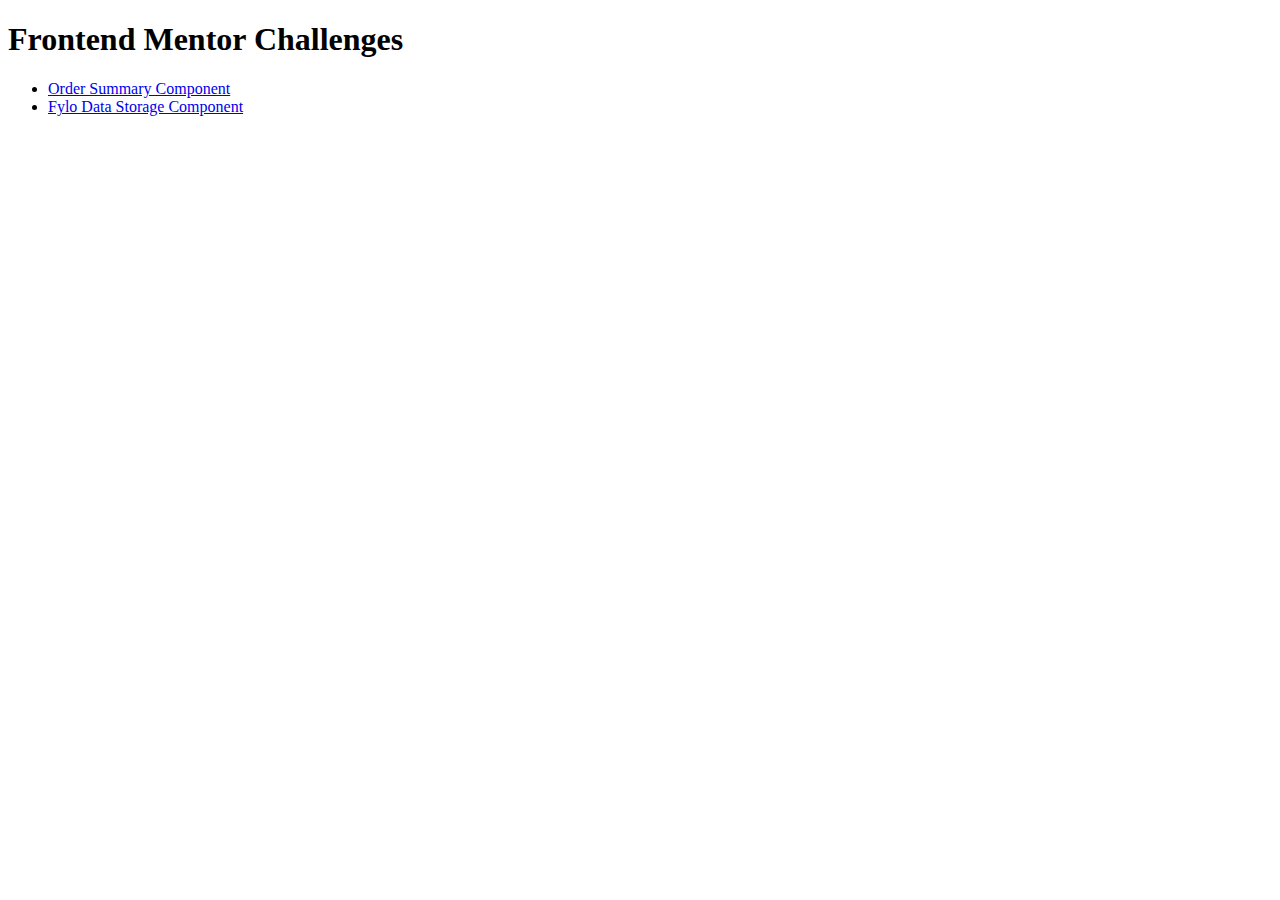
<file: index.html>
<!DOCTYPE html>
<html lang="en">
<head>
    <meta charset="UTF-8">
    <meta http-equiv="X-UA-Compatible" content="IE=edge">
    <meta name="viewport" content="width=device-width, initial-scale=1.0">
    <title>Document</title>
</head>
<body>
    <main>
        <h1>Frontend Mentor Challenges</h1>
        <ul>
            <li><a href="https://panta97.github.io/frontend-mentor/order-summary-component/">Order Summary Component</a></li>
            <li><a href="https://panta97.github.io/frontend-mentor/fylo-data-storage-component/">Fylo Data Storage Component</a></li>
        </ul>
    </main>
</body>
</html>
</file>
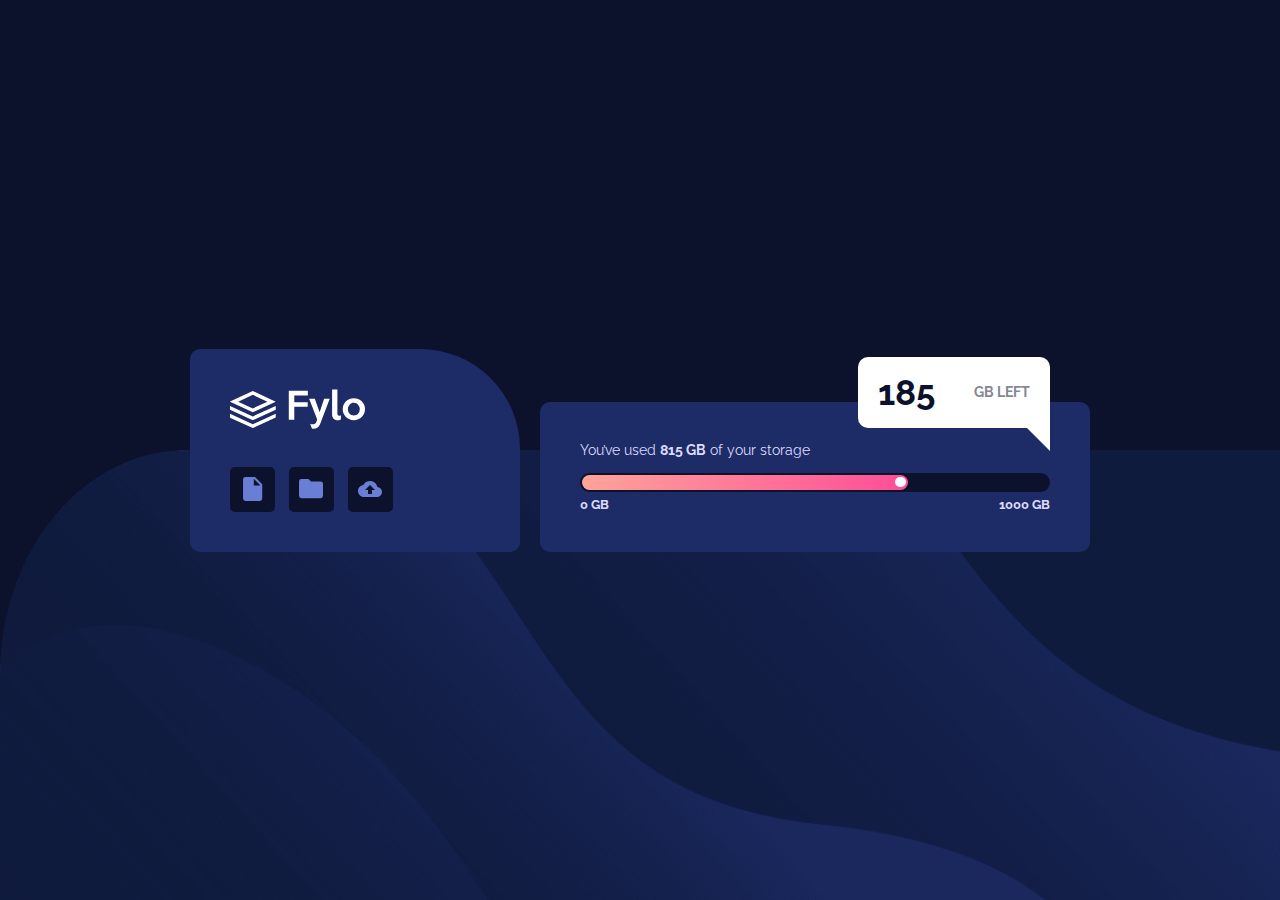
<file: fylo-data-storage-component/index.html>
<!DOCTYPE html>
<html lang="en">

<head>
  <meta charset="UTF-8">
  <meta name="viewport" content="width=device-width, initial-scale=1.0">
  <!-- displays site properly based on user's device -->

  <link rel="icon" type="image/png" sizes="32x32" href="./images/favicon-32x32.png">

  <link rel="preconnect" href="https://fonts.googleapis.com">
  <link rel="preconnect" href="https://fonts.gstatic.com" crossorigin>
  <link href="https://fonts.googleapis.com/css2?family=Raleway:wght@400;700&display=swap" rel="stylesheet">

  <title>Frontend Mentor | Fylo data storage component</title>

  <!-- Feel free to remove these styles or customise in your own stylesheet 👍 -->
  <style>
    .attribution {
      font-size: 11px;
      text-align: center;
    }

    .attribution a {
      color: hsl(228, 45%, 44%);
    }
  </style>

  <link rel="stylesheet" href="style.css">
</head>

<body>

  <main class="main">
    <div class="options">
      <div class="logo">
        <img src="https://panta97.github.io/frontend-mentor/fylo-data-storage-component/images/logo.svg" alt="logo">
      </div>
      <div class="btn-options">
        <div class="btn" tabindex="0">
          <img src="https://panta97.github.io/frontend-mentor/fylo-data-storage-component/images/icon-document.svg" alt="document icon">
        </div>
        <div class="btn" tabindex="0">
          <img src="https://panta97.github.io/frontend-mentor/fylo-data-storage-component/images/icon-folder.svg" alt="folder icon">
        </div>
        <div class="btn" tabindex="0">
          <img src="https://panta97.github.io/frontend-mentor/fylo-data-storage-component/images/icon-upload.svg" alt="upload icon">
        </div>
      </div>
    </div>
    <div class="storage">
      <p class="title">You’ve used <span class="text-bold">815 GB</span> of your storage</p>
      <div class="usage">
        <div class="usage-bar">
          <div class="usage-bar-inner">
            <div class="usage-bar-circle"></div>
          </div>
        </div>
        <div class="usage-min-max">
          <div class="usage-min text-bold">0 GB</div>
          <div class="usage-max text-bold">1000 GB</div>
        </div>
      </div>
      <div class="usage-left text-bold">
        <span class="usage-number">185</span> <span class="usage-title">GB Left</span>
      </div>
    </div>
  </main>

  <!-- <footer class="attribution">
    Challenge by <a href="https://www.frontendmentor.io?ref=challenge" target="_blank">Frontend Mentor</a>.
    Coded by <a href="#">Your Name Here</a>.
  </footer> -->
</body>

</html>
</file>
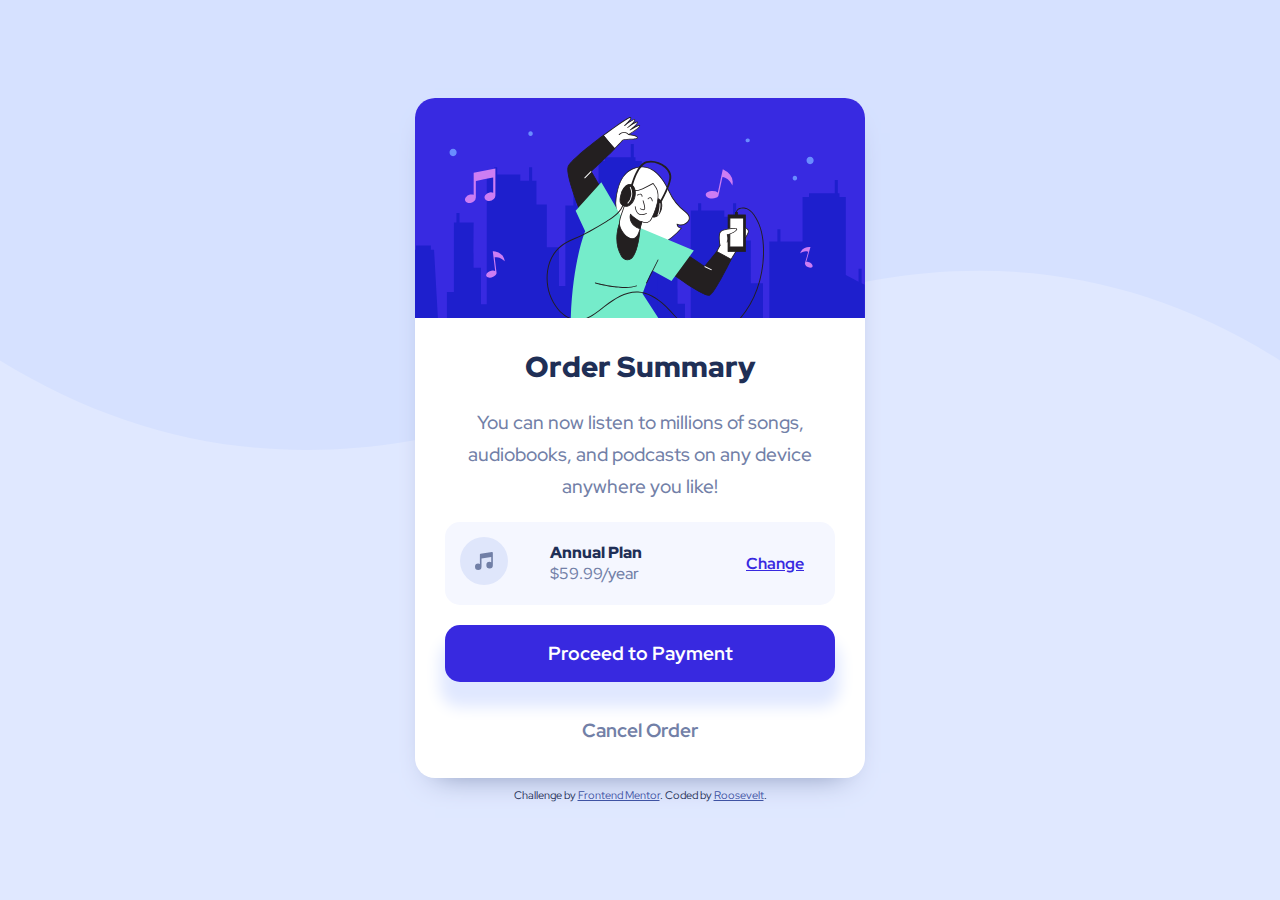
<file: order-summary-component/index.html>
<!DOCTYPE html>
<html lang="en">

<head>
  <meta charset="UTF-8">
  <meta name="viewport" content="width=device-width, initial-scale=1.0">
  <!-- displays site properly based on user's device -->

  <link rel="icon" type="image/png" sizes="32x32" href="./images/favicon-32x32.png">

  <title>Frontend Mentor | Order summary card</title>

  <!-- Feel free to remove these styles or customise in your own stylesheet 👍 -->

  <link rel="preconnect" href="https://fonts.googleapis.com">
  <link rel="preconnect" href="https://fonts.gstatic.com" crossorigin>
  <link href="https://fonts.googleapis.com/css2?family=Red+Hat+Display:wght@500;700;900&display=swap" rel="stylesheet">

  <style>
    .attribution {
      font-size: 11px;
      text-align: center;
    }

    .attribution a {
      color: hsl(228, 45%, 44%);
    }
  </style>
  <link rel="stylesheet" href="style.css">
</head>

<body>

  <main class="container">
    <div class="banner">
    </div>
    <div class="details">
      <h1 class="title">Order Summary</h1>
      <h2 class="desc">You can now listen to millions of songs, audiobooks, and podcasts on any
        device anywhere you like!</h2>
      <div class="order-plan">
        <div class="icon">
          <object data="images/icon-music.svg" title="Music icon">Music icon</object>
        </div>
        <div>
          <p class="title"> Annual Plan </p>
          <p class="price"> $59.99/year </p>
        </div>
        <p class="change" tabindex="0">Change</p>
      </div>
      <button class="btn btn-primary" tabindex="0"> Proceed to Payment </button>
      <button class="btn btn-cancel" tabindex="0"> Cancel Order </button>
    </div>
  </main>

  <footer class="attribution">
    Challenge by <a href="https://www.frontendmentor.io?ref=challenge" target="_blank">Frontend Mentor</a>.
    Coded by <a href="https://github.com/panta97/order-summary-component-main">Roosevelt</a>.
  </footer>
</body>

</html>
</file>
<file: fylo-data-storage-component/style.css>
:root {
    --pale-blue: hsl(243, 100%, 93%);
    --grayish-blue: hsl(229, 7%, 55%);
    --dark-blue: hsl(228, 56%, 26%);
    --very-dark-blue: hsl(229, 57%, 11%);
}

* {
    box-sizing: border-box;
}

body,
p {
    margin: 0;
    padding: 0;
}

body {
    font-size: 14px;
    font-family: 'Raleway', sans-serif;
    font-weight: 400;
    color: var(--pale-blue);
    background-color: var(--very-dark-blue);
}

/* TYPOGRAPHY */

.text-bold {
    font-weight: 700;
}

.usage-left {
    text-transform: uppercase;
}

.usage-number {
    font-size: 2.2rem;
    color: var(--very-dark-blue);
}

.usage-title {
    color: var(--grayish-blue);
}

.usage-min-max {
    font-size: .8rem;
}

/* LAYOUT */

body {
    background-color: var(--very-dark-blue);
    background-image: url("https://panta97.github.io/frontend-mentor/fylo-data-storage-component/images/bg-mobile.png");
    background-repeat: no-repeat;
    background-size: cover;
    background-position: top;
    width: 100vw;
    height: 100vh;
    display: flex;
    justify-content: center;
    align-items: center;
}

.main {
    display: flex;
    flex-direction: column;
    width: 330px;
    min-width: 330px;
}

.options,
.storage {
    border-radius: 10px;
    background-color: var(--dark-blue);
    padding: 40px;
}

.options {
    border-top-right-radius: 100px;
    margin-bottom: 20px;
}

.logo {
    margin-bottom: 35px;
}

.btn-options {
    display: flex;
    justify-content: space-between;
    align-items: center;
    width: 65%;
}

.btn {
    background-color: var(--very-dark-blue);
    width: 45px;
    height: 45px;
    padding: 10px;
    border-radius: 5px;
    display: flex;
    justify-content: center;
    align-items: center;
    cursor: pointer;
}

.storage {
    display: flex;
    flex-direction: column;
    align-items: center;
    position: relative;
}

.title,
.usage {
    margin-bottom: 15px;
}

.usage {
    width: 100%;
}

.usage-bar,
.usage-bar-inner {
    height: 15px;
    border-radius: 40px;
}

.usage-bar {
    box-sizing: content-box;
    border: 2px solid var(--very-dark-blue);
    background-color: var(--very-dark-blue);
    display: flex;
    justify-content: flex-start;
    align-items: center;
    margin-bottom: 5px;
}

.usage-bar-inner {
    background: linear-gradient(to right, hsl(6, 100%, 80%), hsl(335, 100%, 65%));
    width: 70%;
    display: flex;
    align-items: center;
    justify-content: flex-end;
    padding: 0 2px;
}

.usage-bar-circle {
    display: inline-block;
    background-color: white;
    border-radius: 50%;
    height: 10.8px;
    width: 10.8px;
}

.usage-min-max {
    display: flex;
    justify-content: space-between;
}

.usage-left {
    display: flex;
    align-items: center;
    justify-content: space-between;
    background-color: white;
    width: 50%;
    padding: 15px 20px;
    border-radius: 10px;
    position: absolute;
    top: 125px;
}

@media (min-width: 940px) {

    /* LAYOUT */

    body {
        background-image: url("https://panta97.github.io/frontend-mentor/fylo-data-storage-component/images/bg-desktop.png");
        background-repeat: no-repeat;
        background-size: 100% 50%;
        /* background-size: contain; */
        background-position: bottom;
    }

    .main {
        display: flex;
        flex-direction: row;
        align-items: flex-end;
        width: auto;
    }

    .options {
        width: 330px;
        min-width: 330px;
        margin-bottom: 0;
        margin-right: 20px;
    }

    .storage {
        width: 500px;
        min-width: 550px;
    }

    .title {
        align-self: flex-start;
    }

    .usage {
        margin-bottom: 0;
    }

    .usage-left {
        width: 35%;
        top: -45px;
        right: 40px;
        border-bottom-right-radius: 0;
    }

    .usage-left::after {
        content: '';
        position: absolute;
        bottom: 0;
        right: 0;
        width: 0;
        height: 0;
        border-top: 25px solid white;
        border-left: 25px solid transparent;
        margin-bottom: -23px;
    }

}
</file>
<file: order-summary-component/style.css>
:root {
    --width-mobile: 375px;
    --width-desktop: 1440px;
    --pale-blue: hsl(225, 100%, 94%);
    --bright-blue: hsl(245, 75%, 52%);
    --very-pale-blue: hsl(225, 100%, 98%);
    --desaturated-blue: hsl(224, 23%, 55%);
    --dark-blue: hsl(223, 47%, 23%);
}

* {
    box-sizing: border-box;
}

body {
    font-family: 'Red Hat Display', sans-serif;
    color: var(--dark-blue);
    margin: 0;
}

h1,
h2,
p {
    margin: 0;
    padding: 0;
    font-size: var(--font-size);
}

button {
    font-family: inherit;
    border: none;
    background-color: white;
}

/* TYPOGRAPHY */

.container {
    border-radius: 20px;
    overflow: hidden;
}

.details .title {
    font-size: 1.8rem;
    font-weight: 900;
}

.details .desc {
    font-size: 1.2rem;
}

.details .desc,
.order-plan .price {
    font-weight: 500;
    color: var(--desaturated-blue);

}

.order-plan .title,
.order-plan .price {
    font-size: 1rem;
}

.order-plan .change {
    font-size: 1rem;
    text-decoration: underline;
    color: var(--bright-blue);
    font-weight: 700;
}

.btn {
    font-size: 1.2rem;
    font-weight: 700;
}

.btn-primary {
    color: white
}

.btn-cancel {
    color: var(--desaturated-blue);
    background-color: transparent;
}

/* LAYOUT & COLORS*/

body {
    width: 100vw;
    height: 100vh;
    background-color: var(--pale-blue);
    background-image: url("https://panta97.github.io/frontend-mentor/order-summary-component/images/pattern-background-mobile.svg");
    background-size: cover;
    background-repeat: no-repeat;
    background-size: 100% 50%;
    display: flex;
    flex-direction: column;
    justify-content: center;
    align-items: center;
}

.container {
    background-color: white;
    box-shadow: 0 15px 30px -20px var(--desaturated-blue);
    width: 390px;
    min-width: 390px;
    margin-bottom: 10px;
}

.banner {
    height: 220px;
    background-color: white;
    background-image: url("https://panta97.github.io/frontend-mentor/order-summary-component/images/illustration-hero.svg");
}

.details {
    padding: 20px;
    padding-bottom: 0;
    display: flex;
    flex-direction: column;
}

.details .desc {
    padding: 0 1em;
    line-height: 2rem;
}

.details > .title,
.details .desc {
    text-align: center;
}


.details > .title,
.details .desc,
.details .order-plan,
.btn {
    margin-bottom: 20px;
}

.order-plan {
    padding: 15px;
    border-radius: 15px;
    background-color: var(--very-pale-blue);
    display: grid;
    grid-template: auto / 1fr 2fr 1fr;
    align-items: center;
    justify-items: start;
}

.order-plan .change {
    justify-self: center;
    cursor: pointer;
}

.change:hover,
.change:focus {
    text-decoration: none;
}

.btn {
    padding: .8em 1.5em;
    border-radius: 15px;
    cursor: pointer;
    transition: 0.2s;
}

.btn-primary {
    background-color: var(--bright-blue);
    box-shadow: 0 20px 15px 5px var(--pale-blue);
}

.btn-primary:hover,
.btn-cancel:hover,
.btn-primary:focus,
.btn-cancel:focus {
    font-size: 130%;
}


@media screen and (min-width: 500px) {
    body {
        background-image: url("https://panta97.github.io/frontend-mentor/order-summary-component/images/pattern-background-desktop.svg");
    }

    .container {
        width: 450px;
        min-width: 450px;
    }

    .details {
        padding: 30px;
        padding-bottom: 0;
        display: flex;
        flex-direction: column;
    }

  }
</file>
